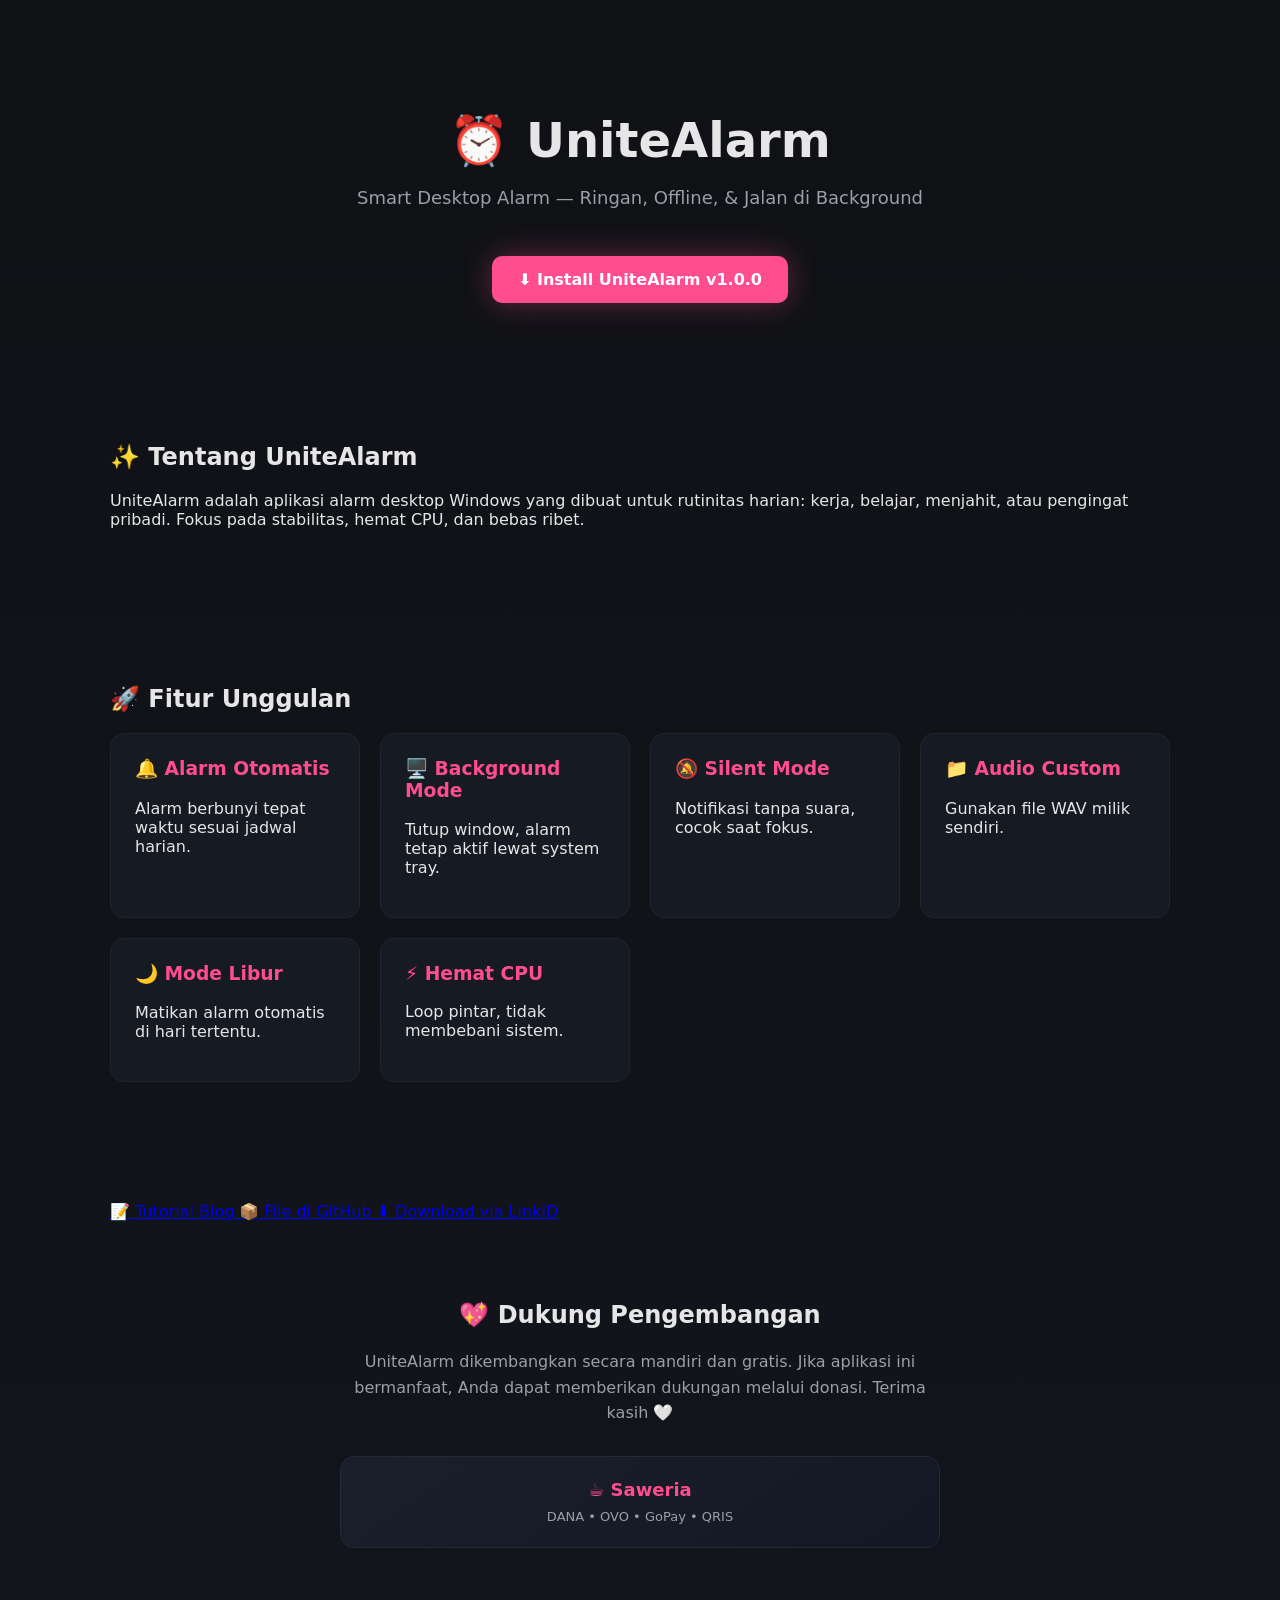
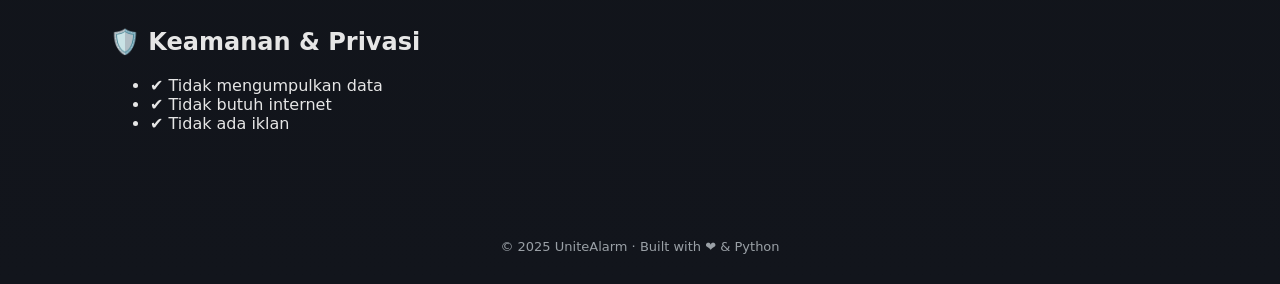
<file: index.html>
<!DOCTYPE html>
<html lang="id">
<head>
<meta charset="UTF-8">
<title>UniteAlarm — Smart Desktop Alarm</title>
<meta name="viewport" content="width=device-width, initial-scale=1.0">

<style>
:root {
    --bg: #0f1115;
    --card: #161a22;
    --primary: #ff4d8d;
    --text: #e6e6e6;
    --muted: #9aa0a6;
}

* {
    box-sizing: border-box;
}

body {
    margin: 0;
    font-family: "Segoe UI", system-ui, sans-serif;
    background: linear-gradient(180deg, #0f1115, #12151c);
    color: var(--text);
}

header {
    text-align: center;
    padding: 80px 20px 60px;
}

header h1 {
    font-size: 48px;
    margin-bottom: 10px;
}

header p {
    color: var(--muted);
    font-size: 18px;
}

.btn {
    display: inline-block;
    margin-top: 30px;
    padding: 14px 26px;
    background: var(--primary);
    color: white;
    text-decoration: none;
    border-radius: 10px;
    font-weight: 600;
    box-shadow: 0 0 30px rgba(255,77,141,.35);
    transition: transform .2s, box-shadow .2s;
}

.btn:hover {
    transform: translateY(-2px);
    box-shadow: 0 0 40px rgba(255,77,141,.6);
}

section {
    max-width: 1100px;
    margin: auto;
    padding: 60px 20px;
}

.grid {
    display: grid;
    grid-template-columns: repeat(auto-fit, minmax(240px, 1fr));
    gap: 20px;
}

.card {
    background: var(--card);
    padding: 24px;
    border-radius: 14px;
    border: 1px solid #1f2430;
}

.card h3 {
    margin-top: 0;
    color: var(--primary);
}

footer {
    text-align: center;
    padding: 30px 10px;
    font-size: 13px;
    color: var(--muted);
}
#donate {
    text-align: center;
}

.donate-text {
    color: var(--muted);
    max-width: 600px;
    margin: 0 auto 30px;
    line-height: 1.6;
}

.donate-grid {
    display: grid;
    grid-template-columns: repeat(auto-fit, minmax(220px, 1fr));
    gap: 20px;
    max-width: 600px;
    margin: auto;
}

.donate-card {
    background: linear-gradient(145deg, #1a1f2b, #141824);
    border: 1px solid #23283a;
    padding: 22px;
    border-radius: 14px;
    text-decoration: none;
    color: var(--text);
    transition: transform .2s, box-shadow .2s;
}

.donate-card strong {
    display: block;
    font-size: 18px;
    margin-bottom: 6px;
    color: var(--primary);
}

.donate-card span {
    font-size: 13px;
    color: var(--muted);
}

.donate-card:hover {
    transform: translateY(-3px);
    box-shadow: 0 0 30px rgba(255,77,141,.35);
}

</style>
</head>

<body>

<header>
    <h1>⏰ UniteAlarm</h1>
    <p>Smart Desktop Alarm — Ringan, Offline, & Jalan di Background</p>
	<a href="http://lynk.id/irmayunita84/0v4oo52gwr32/checkout"
    class="btn"
    target="_blank">
    ⬇ Install UniteAlarm v1.0.0
    </a>

</header>

<section>
    <h2>✨ Tentang UniteAlarm</h2>
    <p>
        UniteAlarm adalah aplikasi alarm desktop Windows yang dibuat untuk
        rutinitas harian: kerja, belajar, menjahit, atau pengingat pribadi.
        Fokus pada stabilitas, hemat CPU, dan bebas ribet.
    </p>
</section>

<section>
    <h2>🚀 Fitur Unggulan</h2>
    <div class="grid">
        <div class="card">
            <h3>🔔 Alarm Otomatis</h3>
            <p>Alarm berbunyi tepat waktu sesuai jadwal harian.</p>
        </div>
        <div class="card">
            <h3>🖥️ Background Mode</h3>
            <p>Tutup window, alarm tetap aktif lewat system tray.</p>
        </div>
        <div class="card">
            <h3>🔕 Silent Mode</h3>
            <p>Notifikasi tanpa suara, cocok saat fokus.</p>
        </div>
        <div class="card">
            <h3>📁 Audio Custom</h3>
            <p>Gunakan file WAV milik sendiri.</p>
        </div>
        <div class="card">
            <h3>🌙 Mode Libur</h3>
            <p>Matikan alarm otomatis di hari tertentu.</p>
        </div>
        <div class="card">
            <h3>⚡ Hemat CPU</h3>
            <p>Loop pintar, tidak membebani sistem.</p>
        </div>
    </div>
</section>

<section id="download">
		<div class="link-group">

			<a href="https://unitealarem.blogspot.com"
			   target="_blank"
			   class="link-btn blog">
			   📝 Tutorial Blog
			</a>

			<a href="https://github.com/iirmayunita84/UniteAlarm.git"
			   target="_blank"
			   class="link-btn github">
			   📦 File di GitHub
			</a>

			<a href="http://lynk.id/irmayunita84/0v4oo52gwr32/checkout"
			   target="_blank"
			   class="link-btn linkid">
			   ⬇️ Download via LinkID
			</a>

		</div>

<section id="donate">
    <h2>💖 Dukung Pengembangan</h2>
    <p class="donate-text">
        UniteAlarm dikembangkan secara mandiri dan gratis.
        Jika aplikasi ini bermanfaat, Anda dapat memberikan dukungan
        melalui donasi. Terima kasih 🤍
    </p>

    <div class="donate-grid">
        <a href="https://saweria.co/yunita84" target="_blank" class="donate-card">
            <strong>☕ Saweria</strong>
            <span>DANA • OVO • GoPay • QRIS</span>
        </a>

        <!-- OPSIONAL kalau pakai Trakteer -->
        <!--
        <a href="https://saweria.co/yunita84" target="_blank" class="donate-card">
            <strong>🍩 Trakteer</strong>
            <span>DANA • OVO • GoPay</span>
        </a>
        -->
    </div>
</section>

    <h2>🛡️ Keamanan & Privasi</h2>
    <ul>
        <li>✔ Tidak mengumpulkan data</li>
        <li>✔ Tidak butuh internet</li>
        <li>✔ Tidak ada iklan</li>
    </ul>
</section>

<footer>
    © 2025 UniteAlarm · Built with ❤️ & Python  
</footer>

</body>
</html>
</file>
